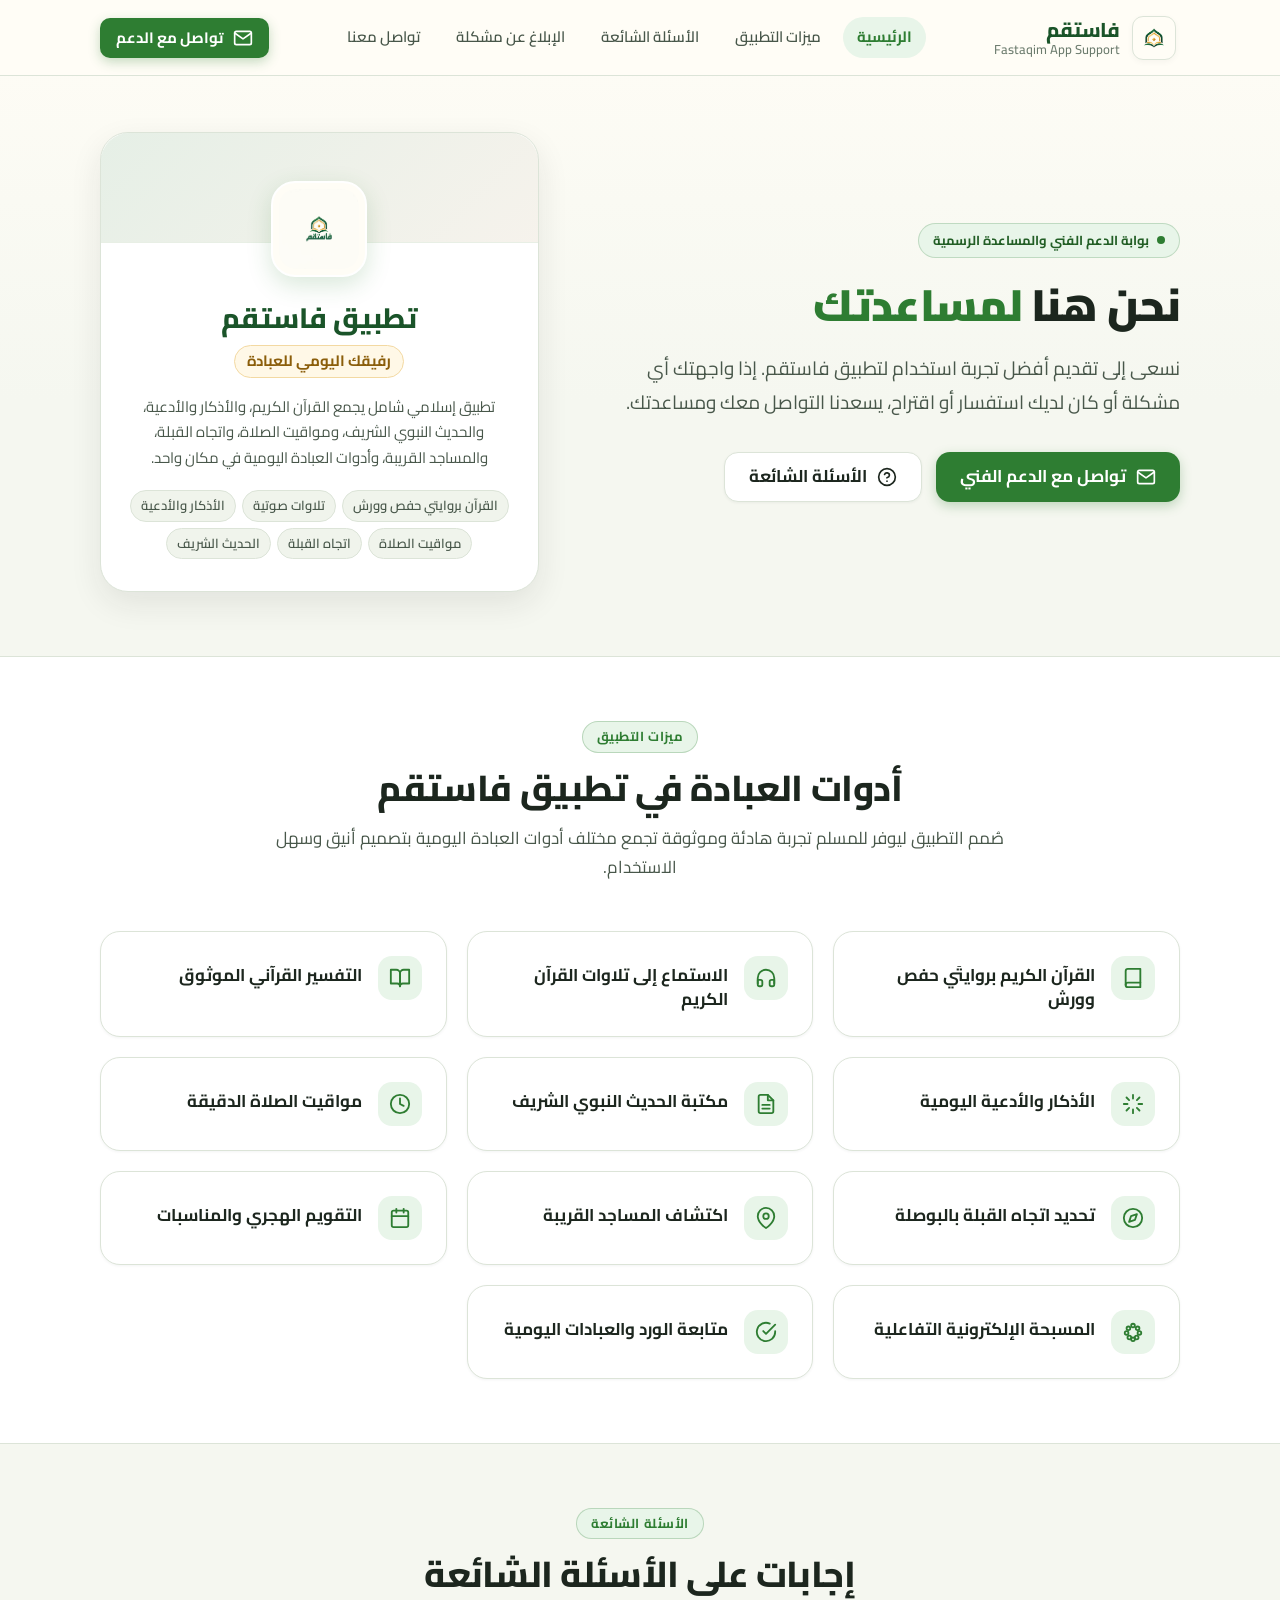
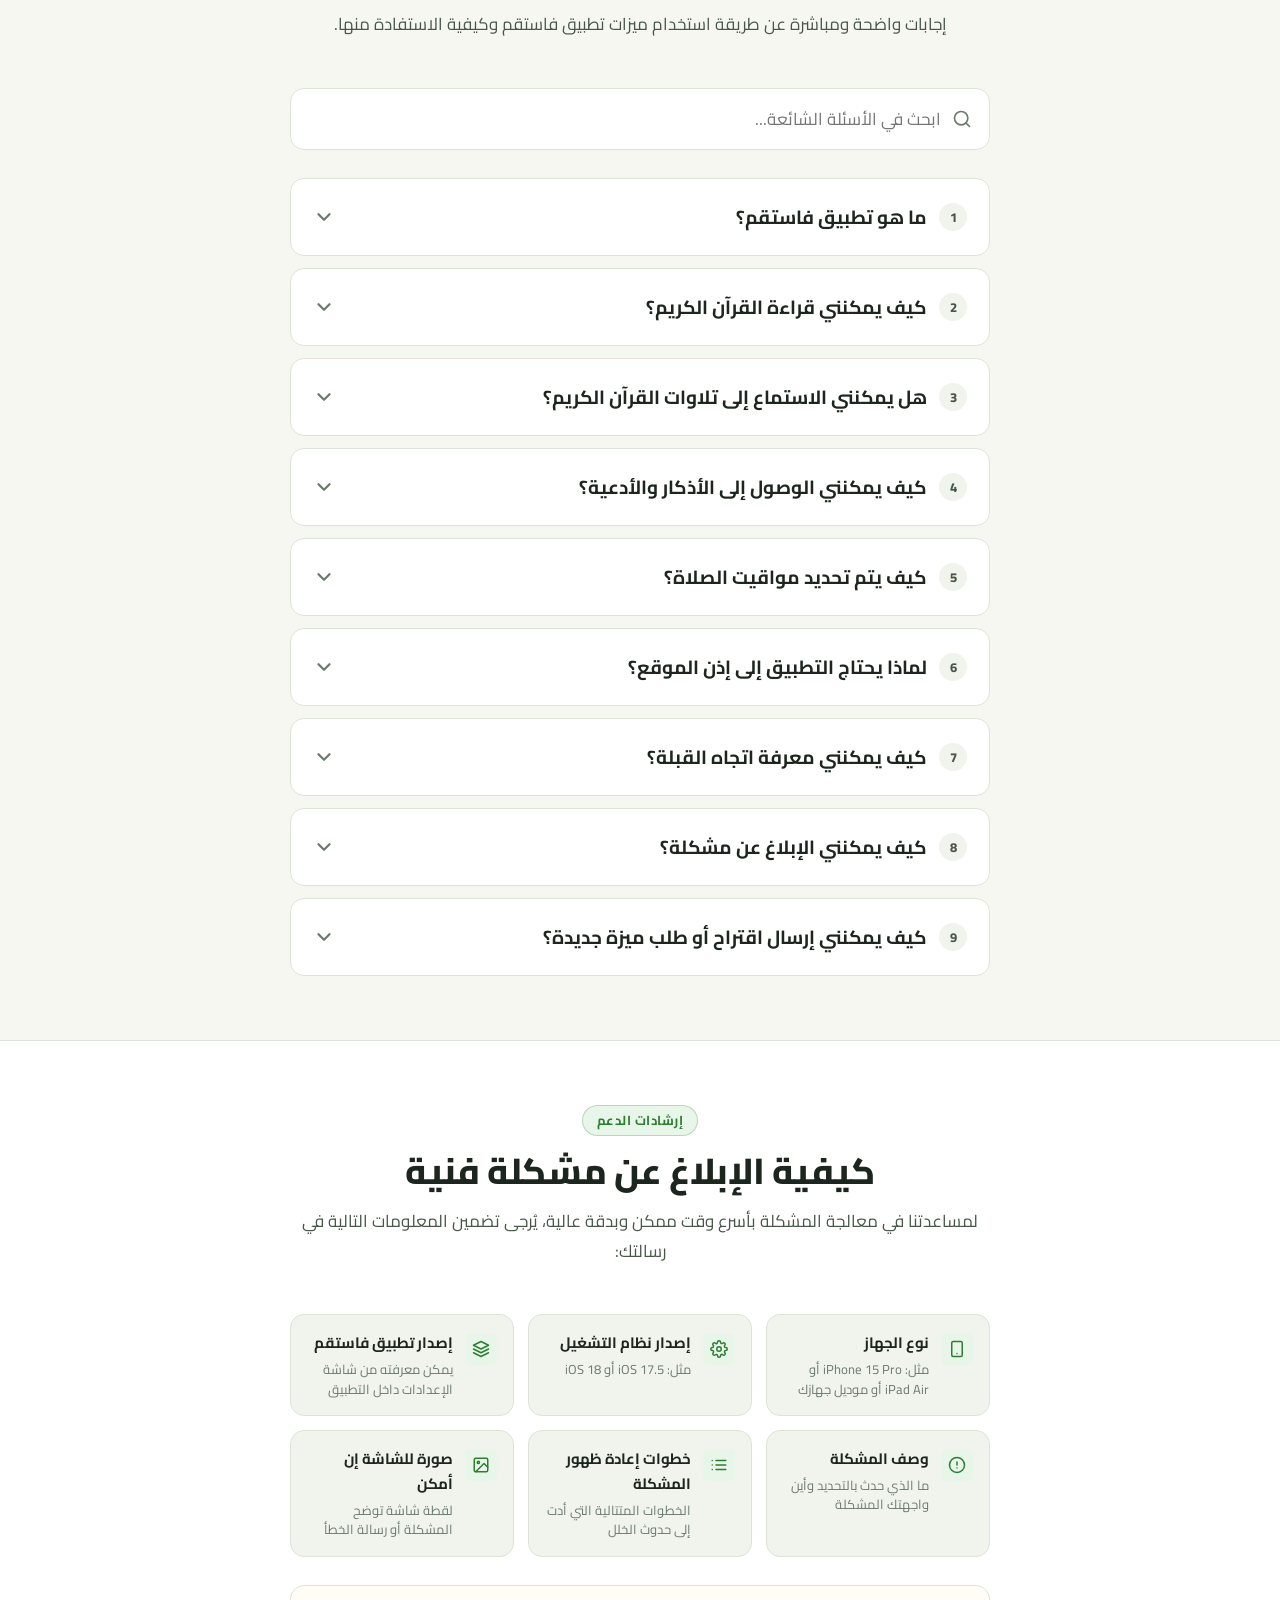
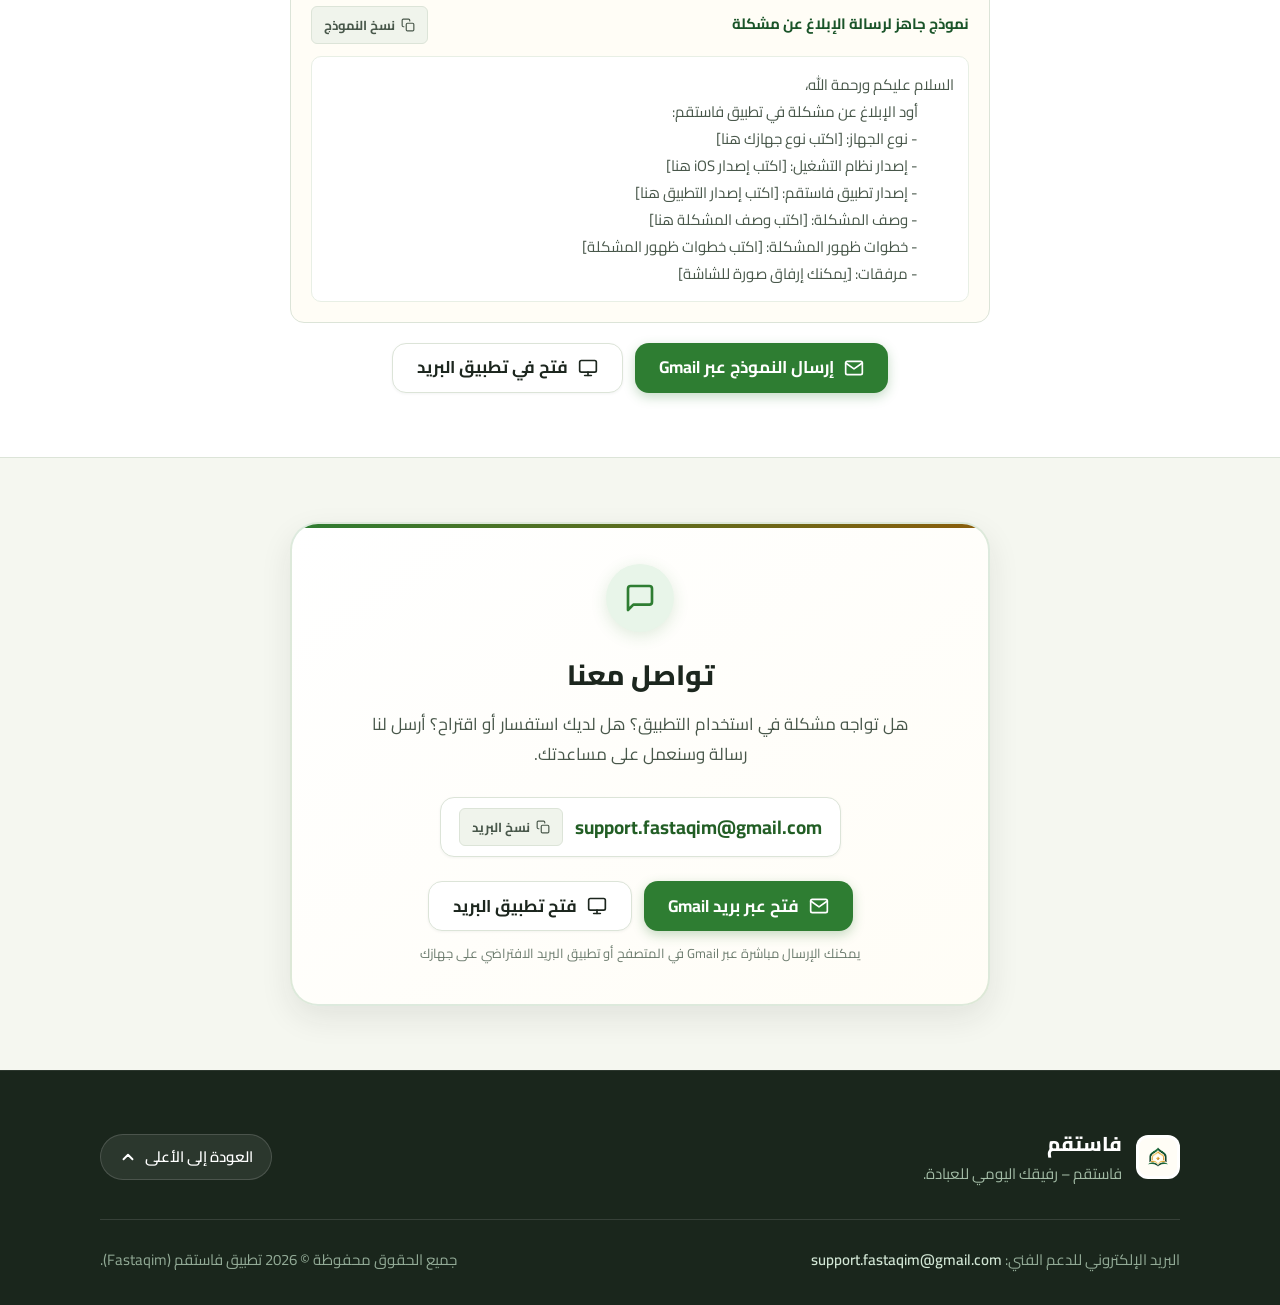
<file: index.html>
<!DOCTYPE html>
<html lang="ar" dir="rtl">

<head>
  <meta charset="UTF-8">
  <meta name="viewport" content="width=device-width, initial-scale=1.0">
  <title>فاستقم | الدعم الفني والمساعدة (Fastaqim App Support)</title>

  <!-- SEO & Social Meta Tags -->
  <meta name="description"
    content="الصفحة الرسمية للدعم الفني لتطبيق فاستقم (Fastaqim). تجد هنا إجابات الأسئلة الشائعة، ودليل الإبلاغ عن المشكلات الفنية، ووسائل التواصل المباشر مع فريق الدعم.">
  <meta name="keywords"
    content="فاستقم, تطبيق فاستقم, Fastaqim, دعم فاستقم, القرآن الكريم, أذكار, مواقيت الصلاة, اتجاه القبلة, دعم فني, App Store Support">
  <meta name="author" content="Fastaqim Team">
  <meta name="theme-color" content="#09622C">
  <meta name="apple-mobile-web-app-title" content="فاستقم">

  <!-- Open Graph / Facebook -->
  <meta property="og:type" content="website">
  <meta property="og:title" content="فاستقم | الدعم الفني والمساعدة (Fastaqim Support)">
  <meta property="og:description" content="مركز الدعم الفني والمساعدة لتطبيق فاستقم - رفيقك اليومي للعبادة.">
  <meta property="og:image" content="assets/images/app_icon.png">

  <!-- Twitter Cards -->
  <meta name="twitter:card" content="summary">
  <meta name="twitter:title" content="فاستقم | الدعم الفني والمساعدة">
  <meta name="twitter:description" content="مركز الدعم الفني والمساعدة لتطبيق فاستقم.">
  <meta name="twitter:image" content="assets/images/app_icon.png">

  <!-- Favicons (using relative paths for GitHub Pages subpath compatibility) -->
  <link rel="icon" type="image/png" href="assets/images/favicon.png">
  <link rel="apple-touch-icon" href="assets/images/app_icon.png">

  <!-- Google Fonts: Cairo (Official font of Fastaqim) -->
  <link rel="preconnect" href="https://fonts.googleapis.com">
  <link rel="preconnect" href="https://fonts.gstatic.com" crossorigin>
  <link href="https://fonts.googleapis.com/css2?family=Cairo:wght@400;500;600;700;800;900&display=swap"
    rel="stylesheet">

  <!-- Main Stylesheet -->
  <link rel="stylesheet" href="assets/css/style.css">
</head>

<body>

  <!-- ========================================================================
       Site Header & Navigation
       ======================================================================== -->
  <header class="site-header" id="site-header">
    <div class="container header-inner">
      <!-- Brand Logo & Identity -->
      <a href="#hero" class="brand-link" aria-label="فاستقم - العودة إلى أعلى الصفحة">
        <img src="assets/images/splash_logo.png" alt="شعار فاستقم" class="brand-logo-img" width="44" height="44">
        <div class="brand-text">
          <span class="brand-title">فاستقم</span>
          <span class="brand-subtitle">Fastaqim App Support</span>
        </div>
      </a>

      <!-- Desktop Navigation Menu -->
      <nav class="nav-menu" id="nav-menu" aria-label="القائمة الرئيسية">
        <a href="#hero" class="nav-link active">الرئيسية</a>
        <a href="#features" class="nav-link">ميزات التطبيق</a>
        <a href="#faq" class="nav-link">الأسئلة الشائعة</a>
        <a href="#report-issue" class="nav-link">الإبلاغ عن مشكلة</a>
        <a href="#contact" class="nav-link">تواصل معنا</a>
      </nav>

      <!-- Header Action & Mobile Toggle -->
      <div class="header-actions">
        <a href="mailto:support.fastaqim@gmail.com?subject=%5B%D9%81%D8%A7%D8%B3%D8%AA%D9%82%D9%85%5D%20%D8%AA%D9%88%D8%A7%D8%B5%D9%84%20%D9%85%D8%B9%20%D8%A7%D9%84%D8%AF%D8%B9%D9%85%20%D8%A7%D9%84%D9%81%D9%86%D9%8A" class="btn btn-primary btn-sm" id="header-contact-btn" data-email-trigger>
          <svg viewBox="0 0 24 24" fill="none" stroke="currentColor" stroke-width="2" stroke-linecap="round"
            stroke-linejoin="round">
            <path d="M4 4h16c1.1 0 2 .9 2 2v12c0 1.1-.9 2-2 2H4c-1.1 0-2-.9-2-2V6c0-1.1.9-2 2-2z"></path>
            <polyline points="22,6 12,13 2,6"></polyline>
          </svg>
          <span>تواصل مع الدعم</span>
        </a>

        <button type="button" class="mobile-nav-toggle" id="mobile-nav-toggle" aria-expanded="false"
          aria-controls="nav-menu" aria-label="فتح القائمة الرئيسية">
          <svg viewBox="0 0 24 24" fill="none" stroke="currentColor" stroke-width="2" stroke-linecap="round"
            stroke-linejoin="round">
            <line x1="3" y1="12" x2="21" y2="12"></line>
            <line x1="3" y1="6" x2="21" y2="6"></line>
            <line x1="3" y1="18" x2="21" y2="18"></line>
          </svg>
        </button>
      </div>
    </div>
  </header>

  <main id="main-content">
    <!-- ======================================================================
         Hero Section
         ====================================================================== -->
    <section class="hero-section" id="hero">
      <div class="container">
        <div class="hero-grid">

          <!-- Hero Main Content -->
          <div class="hero-content">
            <div class="hero-badge">
              <span class="hero-badge-dot" aria-hidden="true"></span>
              <span>بوابة الدعم الفني والمساعدة الرسمية</span>
            </div>

            <h1 class="hero-heading">
              نحن هنا <span>لمساعدتك</span>
            </h1>

            <p class="hero-text">
              نسعى إلى تقديم أفضل تجربة استخدام لتطبيق فاستقم. إذا واجهتك أي مشكلة أو كان لديك استفسار أو اقتراح، يسعدنا
              التواصل معك ومساعدتك.
            </p>

            <div class="hero-actions">
              <a href="mailto:support.fastaqim@gmail.com?subject=%5B%D9%81%D8%A7%D8%B3%D8%AA%D9%82%D9%85%5D%20%D8%AA%D9%88%D8%A7%D8%B5%D9%84%20%D9%85%D8%B9%20%D8%A7%D9%84%D8%AF%D8%B9%D9%85%20%D8%A7%D9%84%D9%81%D9%86%D9%8A" class="btn btn-primary" id="hero-email-btn" data-email-trigger>
                <svg viewBox="0 0 24 24" fill="none" stroke="currentColor" stroke-width="2" stroke-linecap="round"
                  stroke-linejoin="round">
                  <path d="M4 4h16c1.1 0 2 .9 2 2v12c0 1.1-.9 2-2 2H4c-1.1 0-2-.9-2-2V6c0-1.1.9-2 2-2z"></path>
                  <polyline points="22,6 12,13 2,6"></polyline>
                </svg>
                <span>تواصل مع الدعم الفني</span>
              </a>

              <a href="#faq" class="btn btn-secondary">
                <svg viewBox="0 0 24 24" fill="none" stroke="currentColor" stroke-width="2" stroke-linecap="round"
                  stroke-linejoin="round">
                  <circle cx="12" cy="12" r="10"></circle>
                  <path d="M9.09 9a3 3 0 0 1 5.83 1c0 2-3 3-3 3"></path>
                  <line x1="12" y1="17" x2="12.01" y2="17"></line>
                </svg>
                <span>الأسئلة الشائعة</span>
              </a>
            </div>
          </div>

          <!-- Hero Application Identity Card -->
          <div class="hero-card" aria-label="بطاقة تعريف تطبيق فاستقم">
            <div class="hero-card-pattern" aria-hidden="true"></div>

            <div class="hero-card-logo-wrap">
              <img src="assets/images/logo.png" alt="شعار تطبيق فاستقم الرسمي" width="84" height="84">
            </div>

            <h2 class="hero-card-title">تطبيق فاستقم</h2>
            <span class="hero-card-tagline">رفيقك اليومي للعبادة</span>

            <p class="hero-card-desc">
              تطبيق إسلامي شامل يجمع القرآن الكريم، والأذكار والأدعية، والحديث النبوي الشريف، ومواقيت الصلاة، واتجاه
              القبلة، والمساجد القريبة، وأدوات العبادة اليومية في مكان واحد.
            </p>

            <div class="hero-card-pills" aria-label="أبرز أقسام التطبيق">
              <span class="feature-pill">القرآن بروايتي حفص وورش</span>
              <span class="feature-pill">تلاوات صوتية</span>
              <span class="feature-pill">الأذكار والأدعية</span>
              <span class="feature-pill">مواقيت الصلاة</span>
              <span class="feature-pill">اتجاه القبلة</span>
              <span class="feature-pill">الحديث الشريف</span>
            </div>
          </div>

        </div>
      </div>
    </section>

    <!-- ======================================================================
         Features Section (Application Overview)
         ====================================================================== -->
    <section class="section section-alt" id="features">
      <div class="container">
        <div class="section-header">
          <span class="section-tag">ميزات التطبيق</span>
          <h2 class="section-title">أدوات العبادة في تطبيق فاستقم</h2>
          <p class="section-subtitle">
            صُمم التطبيق ليوفر للمسلم تجربة هادئة وموثوقة تجمع مختلف أدوات العبادة اليومية بتصميم أنيق وسهل الاستخدام.
          </p>
        </div>

        <div class="features-grid">
          <!-- 1. القرآن الكريم -->
          <div class="feature-card">
            <div class="feature-card-icon" aria-hidden="true">
              <svg viewBox="0 0 24 24" fill="none" stroke="currentColor" stroke-width="2" stroke-linecap="round"
                stroke-linejoin="round">
                <path d="M4 19.5A2.5 2.5 0 0 1 6.5 17H20"></path>
                <path d="M6.5 2H20v20H6.5A2.5 2.5 0 0 1 4 19.5v-15A2.5 2.5 0 0 1 6.5 2z"></path>
              </svg>
            </div>
            <div class="feature-card-content">
              <h3 class="feature-card-title">القرآن الكريم بروايتَي حفص وورش</h3>
            </div>
          </div>

          <!-- 2. تلاوات القرآن -->
          <div class="feature-card">
            <div class="feature-card-icon" aria-hidden="true">
              <svg viewBox="0 0 24 24" fill="none" stroke="currentColor" stroke-width="2" stroke-linecap="round"
                stroke-linejoin="round">
                <path d="M3 18v-6a9 9 0 0 1 18 0v6"></path>
                <path
                  d="M21 19a2 2 0 0 1-2 2h-1a2 2 0 0 1-2-2v-3a2 2 0 0 1 2-2h3zM3 19a2 2 0 0 0 2 2h1a2 2 0 0 0 2-2v-3a2 2 0 0 0-2-2H3z">
                </path>
              </svg>
            </div>
            <div class="feature-card-content">
              <h3 class="feature-card-title">الاستماع إلى تلاوات القرآن الكريم</h3>
            </div>
          </div>

          <!-- 3. التفسير القرآني -->
          <div class="feature-card">
            <div class="feature-card-icon" aria-hidden="true">
              <svg viewBox="0 0 24 24" fill="none" stroke="currentColor" stroke-width="2" stroke-linecap="round"
                stroke-linejoin="round">
                <path d="M2 3h6a4 4 0 0 1 4 4v14a3 3 0 0 0-3-3H2z"></path>
                <path d="M22 3h-6a4 4 0 0 0-4 4v14a3 3 0 0 1 3-3h7z"></path>
              </svg>
            </div>
            <div class="feature-card-content">
              <h3 class="feature-card-title">التفسير القرآني الموثوق</h3>
            </div>
          </div>

          <!-- 4. الأذكار والأدعية -->
          <div class="feature-card">
            <div class="feature-card-icon" aria-hidden="true">
              <svg viewBox="0 0 24 24" fill="none" stroke="currentColor" stroke-width="2" stroke-linecap="round"
                stroke-linejoin="round">
                <path
                  d="M12 2v4M12 18v4M4.93 4.93l2.83 2.83M16.24 16.24l2.83 2.83M2 12h4M18 12h4M4.93 19.07l2.83-2.83M16.24 7.76l2.83-2.83">
                </path>
              </svg>
            </div>
            <div class="feature-card-content">
              <h3 class="feature-card-title">الأذكار والأدعية اليومية</h3>
            </div>
          </div>

          <!-- 5. الحديث النبوي -->
          <div class="feature-card">
            <div class="feature-card-icon" aria-hidden="true">
              <svg viewBox="0 0 24 24" fill="none" stroke="currentColor" stroke-width="2" stroke-linecap="round"
                stroke-linejoin="round">
                <path d="M14 2H6a2 2 0 0 0-2 2v16a2 2 0 0 0 2 2h12a2 2 0 0 0 2-2V8z"></path>
                <polyline points="14 2 14 8 20 8"></polyline>
                <line x1="16" y1="13" x2="8" y2="13"></line>
                <line x1="16" y1="17" x2="8" y2="17"></line>
              </svg>
            </div>
            <div class="feature-card-content">
              <h3 class="feature-card-title">مكتبة الحديث النبوي الشريف</h3>
            </div>
          </div>

          <!-- 6. مواقيت الصلاة -->
          <div class="feature-card">
            <div class="feature-card-icon" aria-hidden="true">
              <svg viewBox="0 0 24 24" fill="none" stroke="currentColor" stroke-width="2" stroke-linecap="round"
                stroke-linejoin="round">
                <circle cx="12" cy="12" r="10"></circle>
                <polyline points="12 6 12 12 16 14"></polyline>
              </svg>
            </div>
            <div class="feature-card-content">
              <h3 class="feature-card-title">مواقيت الصلاة الدقيقة</h3>
            </div>
          </div>

          <!-- 7. اتجاه القبلة -->
          <div class="feature-card">
            <div class="feature-card-icon" aria-hidden="true">
              <svg viewBox="0 0 24 24" fill="none" stroke="currentColor" stroke-width="2" stroke-linecap="round"
                stroke-linejoin="round">
                <circle cx="12" cy="12" r="10"></circle>
                <polygon points="16.24 7.76 14.12 14.12 7.76 16.24 9.88 9.88 16.24 7.76"></polygon>
              </svg>
            </div>
            <div class="feature-card-content">
              <h3 class="feature-card-title">تحديد اتجاه القبلة بالبوصلة</h3>
            </div>
          </div>

          <!-- 8. المساجد القريبة -->
          <div class="feature-card">
            <div class="feature-card-icon" aria-hidden="true">
              <svg viewBox="0 0 24 24" fill="none" stroke="currentColor" stroke-width="2" stroke-linecap="round"
                stroke-linejoin="round">
                <path d="M21 10c0 7-9 13-9 13s-9-6-9-13a9 9 0 0 1 18 0z"></path>
                <circle cx="12" cy="10" r="3"></circle>
              </svg>
            </div>
            <div class="feature-card-content">
              <h3 class="feature-card-title">اكتشاف المساجد القريبة</h3>
            </div>
          </div>

          <!-- 9. التقويم الهجري -->
          <div class="feature-card">
            <div class="feature-card-icon" aria-hidden="true">
              <svg viewBox="0 0 24 24" fill="none" stroke="currentColor" stroke-width="2" stroke-linecap="round"
                stroke-linejoin="round">
                <rect x="3" y="4" width="18" height="18" rx="2" ry="2"></rect>
                <line x1="16" y1="2" x2="16" y2="6"></line>
                <line x1="8" y1="2" x2="8" y2="6"></line>
                <line x1="3" y1="10" x2="21" y2="10"></line>
              </svg>
            </div>
            <div class="feature-card-content">
              <h3 class="feature-card-title">التقويم الهجري والمناسبات</h3>
            </div>
          </div>

          <!-- 10. المسبحة الإلكترونية -->
          <div class="feature-card">
            <div class="feature-card-icon" aria-hidden="true">
              <svg viewBox="0 0 24 24" fill="none" stroke="currentColor" stroke-width="2" stroke-linecap="round"
                stroke-linejoin="round">
                <circle cx="12" cy="5" r="2"></circle>
                <circle cx="17" cy="8" r="2"></circle>
                <circle cx="19" cy="13" r="2"></circle>
                <circle cx="16" cy="18" r="2"></circle>
                <circle cx="12" cy="20" r="2"></circle>
                <circle cx="8" cy="18" r="2"></circle>
                <circle cx="5" cy="13" r="2"></circle>
                <circle cx="7" cy="8" r="2"></circle>
              </svg>
            </div>
            <div class="feature-card-content">
              <h3 class="feature-card-title">المسبحة الإلكترونية التفاعلية</h3>
            </div>
          </div>

          <!-- 11. متابعة الورد اليومي -->
          <div class="feature-card">
            <div class="feature-card-icon" aria-hidden="true">
              <svg viewBox="0 0 24 24" fill="none" stroke="currentColor" stroke-width="2" stroke-linecap="round"
                stroke-linejoin="round">
                <path d="M22 11.08V12a10 10 0 1 1-5.93-9.14"></path>
                <polyline points="22 4 12 14.01 9 11.01"></polyline>
              </svg>
            </div>
            <div class="feature-card-content">
              <h3 class="feature-card-title">متابعة الورد والعبادات اليومية</h3>
            </div>
          </div>
        </div>
      </div>
    </section>

    <!-- ======================================================================
         Frequently Asked Questions (FAQ) Section
         ====================================================================== -->
    <section class="section" id="faq">
      <div class="container faq-container">
        <div class="section-header">
          <span class="section-tag">الأسئلة الشائعة</span>
          <h2 class="section-title">إجابات على الأسئلة الشائعة</h2>
          <p class="section-subtitle">
            إجابات واضحة ومباشرة عن طريقة استخدام ميزات تطبيق فاستقم وكيفية الاستفادة منها.
          </p>
        </div>

        <!-- FAQ Search Filter -->
        <div class="faq-search-wrap">
          <label for="faq-search-input" class="visually-hidden"
            style="position:absolute;width:1px;height:1px;padding:0;margin:-1px;overflow:hidden;clip:rect(0,0,0,0);border:0;">ابحث
            في الأسئلة الشائعة</label>
          <input type="search" id="faq-search-input" class="faq-search-input" placeholder="ابحث في الأسئلة الشائعة..."
            aria-label="ابحث في الأسئلة الشائعة">
          <svg class="faq-search-icon" viewBox="0 0 24 24" fill="none" stroke="currentColor" stroke-width="2"
            stroke-linecap="round" stroke-linejoin="round" aria-hidden="true">
            <circle cx="11" cy="11" r="8"></circle>
            <line x1="21" y1="21" x2="16.65" y2="16.65"></line>
          </svg>
        </div>

        <!-- FAQ Accordion List -->
        <div class="faq-list" role="region" aria-label="قائمة الأسئلة الشائعة">

          <!-- Question 1 -->
          <div class="faq-item" id="faq-1">
            <button type="button" class="faq-question-btn" aria-expanded="false" aria-controls="faq-ans-1">
              <span class="faq-question-text">
                <span class="faq-number">1</span>
                <span>ما هو تطبيق فاستقم؟</span>
              </span>
              <svg class="faq-chevron" viewBox="0 0 24 24" fill="none" stroke="currentColor" stroke-width="2.5"
                stroke-linecap="round" stroke-linejoin="round" aria-hidden="true">
                <polyline points="6 9 12 15 18 9"></polyline>
              </svg>
            </button>
            <div class="faq-answer-panel" id="faq-ans-1" role="region">
              <div class="faq-answer-inner">
                فاستقم تطبيق إسلامي يجمع مجموعة من الأدوات التي تساعدك على القراءة والذكر والتعلّم ومتابعة عباداتك
                اليومية في مكان واحد.
              </div>
            </div>
          </div>

          <!-- Question 2 -->
          <div class="faq-item" id="faq-2">
            <button type="button" class="faq-question-btn" aria-expanded="false" aria-controls="faq-ans-2">
              <span class="faq-question-text">
                <span class="faq-number">2</span>
                <span>كيف يمكنني قراءة القرآن الكريم؟</span>
              </span>
              <svg class="faq-chevron" viewBox="0 0 24 24" fill="none" stroke="currentColor" stroke-width="2.5"
                stroke-linecap="round" stroke-linejoin="round" aria-hidden="true">
                <polyline points="6 9 12 15 18 9"></polyline>
              </svg>
            </button>
            <div class="faq-answer-panel" id="faq-ans-2" role="region">
              <div class="faq-answer-inner">
                يمكنك الدخول إلى قسم القرآن الكريم وتصفح السور والآيات، مع إمكانية الاختيار بين روايتَي حفص عن عاصم وورش
                عن نافع.
              </div>
            </div>
          </div>

          <!-- Question 3 -->
          <div class="faq-item" id="faq-3">
            <button type="button" class="faq-question-btn" aria-expanded="false" aria-controls="faq-ans-3">
              <span class="faq-question-text">
                <span class="faq-number">3</span>
                <span>هل يمكنني الاستماع إلى تلاوات القرآن الكريم؟</span>
              </span>
              <svg class="faq-chevron" viewBox="0 0 24 24" fill="none" stroke="currentColor" stroke-width="2.5"
                stroke-linecap="round" stroke-linejoin="round" aria-hidden="true">
                <polyline points="6 9 12 15 18 9"></polyline>
              </svg>
            </button>
            <div class="faq-answer-panel" id="faq-ans-3" role="region">
              <div class="faq-answer-inner">
                نعم، يوفر التطبيق تلاوات صوتية لعدد كبير من القراء، مع إمكانية الاستماع إلى السور والآيات.
              </div>
            </div>
          </div>

          <!-- Question 4 -->
          <div class="faq-item" id="faq-4">
            <button type="button" class="faq-question-btn" aria-expanded="false" aria-controls="faq-ans-4">
              <span class="faq-question-text">
                <span class="faq-number">4</span>
                <span>كيف يمكنني الوصول إلى الأذكار والأدعية؟</span>
              </span>
              <svg class="faq-chevron" viewBox="0 0 24 24" fill="none" stroke="currentColor" stroke-width="2.5"
                stroke-linecap="round" stroke-linejoin="round" aria-hidden="true">
                <polyline points="6 9 12 15 18 9"></polyline>
              </svg>
            </button>
            <div class="faq-answer-panel" id="faq-ans-4" role="region">
              <div class="faq-answer-inner">
                يمكنك فتح قسم الأذكار والأدعية للوصول إلى أذكار الصباح والمساء والنوم والاستيقاظ وأذكار ما بعد الصلاة
                وغيرها.
              </div>
            </div>
          </div>

          <!-- Question 5 -->
          <div class="faq-item" id="faq-5">
            <button type="button" class="faq-question-btn" aria-expanded="false" aria-controls="faq-ans-5">
              <span class="faq-question-text">
                <span class="faq-number">5</span>
                <span>كيف يتم تحديد مواقيت الصلاة؟</span>
              </span>
              <svg class="faq-chevron" viewBox="0 0 24 24" fill="none" stroke="currentColor" stroke-width="2.5"
                stroke-linecap="round" stroke-linejoin="round" aria-hidden="true">
                <polyline points="6 9 12 15 18 9"></polyline>
              </svg>
            </button>
            <div class="faq-answer-panel" id="faq-ans-5" role="region">
              <div class="faq-answer-inner">
                يعرض التطبيق مواقيت الصلاة وفق الموقع المحدد وإعدادات المواقيت المتاحة.
              </div>
            </div>
          </div>

          <!-- Question 6 -->
          <div class="faq-item" id="faq-6">
            <button type="button" class="faq-question-btn" aria-expanded="false" aria-controls="faq-ans-6">
              <span class="faq-question-text">
                <span class="faq-number">6</span>
                <span>لماذا يحتاج التطبيق إلى إذن الموقع؟</span>
              </span>
              <svg class="faq-chevron" viewBox="0 0 24 24" fill="none" stroke="currentColor" stroke-width="2.5"
                stroke-linecap="round" stroke-linejoin="round" aria-hidden="true">
                <polyline points="6 9 12 15 18 9"></polyline>
              </svg>
            </button>
            <div class="faq-answer-panel" id="faq-ans-6" role="region">
              <div class="faq-answer-inner">
                يحتاج التطبيق إلى الموقع عند استخدام الميزات التي تعتمد على الموقع الجغرافي، مثل مواقيت الصلاة بحسب
                الموقع، واتجاه القبلة، والمساجد القريبة.
              </div>
            </div>
          </div>

          <!-- Question 7 -->
          <div class="faq-item" id="faq-7">
            <button type="button" class="faq-question-btn" aria-expanded="false" aria-controls="faq-ans-7">
              <span class="faq-question-text">
                <span class="faq-number">7</span>
                <span>كيف يمكنني معرفة اتجاه القبلة؟</span>
              </span>
              <svg class="faq-chevron" viewBox="0 0 24 24" fill="none" stroke="currentColor" stroke-width="2.5"
                stroke-linecap="round" stroke-linejoin="round" aria-hidden="true">
                <polyline points="6 9 12 15 18 9"></polyline>
              </svg>
            </button>
            <div class="faq-answer-panel" id="faq-ans-7" role="region">
              <div class="faq-answer-inner">
                افتح قسم اتجاه القبلة واتبع البوصلة التفاعلية لتحديد اتجاه مكة المكرمة.
              </div>
            </div>
          </div>

          <!-- Question 8 -->
          <div class="faq-item" id="faq-8">
            <button type="button" class="faq-question-btn" aria-expanded="false" aria-controls="faq-ans-8">
              <span class="faq-question-text">
                <span class="faq-number">8</span>
                <span>كيف يمكنني الإبلاغ عن مشكلة؟</span>
              </span>
              <svg class="faq-chevron" viewBox="0 0 24 24" fill="none" stroke="currentColor" stroke-width="2.5"
                stroke-linecap="round" stroke-linejoin="round" aria-hidden="true">
                <polyline points="6 9 12 15 18 9"></polyline>
              </svg>
            </button>
            <div class="faq-answer-panel" id="faq-ans-8" role="region">
              <div class="faq-answer-inner">
                أرسل رسالة إلى فريق الدعم تتضمن وصف المشكلة، ونوع الجهاز، وإصدار نظام التشغيل، وإصدار التطبيق إن أمكن.
              </div>
            </div>
          </div>

          <!-- Question 9 -->
          <div class="faq-item" id="faq-9">
            <button type="button" class="faq-question-btn" aria-expanded="false" aria-controls="faq-ans-9">
              <span class="faq-question-text">
                <span class="faq-number">9</span>
                <span>كيف يمكنني إرسال اقتراح أو طلب ميزة جديدة؟</span>
              </span>
              <svg class="faq-chevron" viewBox="0 0 24 24" fill="none" stroke="currentColor" stroke-width="2.5"
                stroke-linecap="round" stroke-linejoin="round" aria-hidden="true">
                <polyline points="6 9 12 15 18 9"></polyline>
              </svg>
            </button>
            <div class="faq-answer-panel" id="faq-ans-9" role="region">
              <div class="faq-answer-inner">
                يمكنك التواصل معنا عبر البريد الإلكتروني وإرسال اقتراحك.
              </div>
            </div>
          </div>

        </div>

        <!-- Empty search state -->
        <div class="faq-empty-state" id="faq-empty-state">
          <p>لم نتمكن من العثور على سؤال يطابق بحثك. يسعدنا تواصلك معنا مباشرة عبر البريد الإلكتروني.</p>
        </div>

      </div>
    </section>

    <!-- ======================================================================
         Bug Reporting Instructions Section
         ====================================================================== -->
    <section class="section section-alt" id="report-issue">
      <div class="container bug-report-wrap">
        <div class="section-header">
          <span class="section-tag">إرشادات الدعم</span>
          <h2 class="section-title">كيفية الإبلاغ عن مشكلة فنية</h2>
          <p class="section-subtitle">
            لمساعدتنا في معالجة المشكلة بأسرع وقت ممكن وبدقة عالية، يُرجى تضمين المعلومات التالية في رسالتك:
          </p>
        </div>

        <div class="bug-items-grid">
          <!-- 1. نوع الجهاز -->
          <div class="bug-item">
            <div class="bug-item-icon" aria-hidden="true">
              <svg viewBox="0 0 24 24" fill="none" stroke="currentColor" stroke-width="2" stroke-linecap="round"
                stroke-linejoin="round">
                <rect x="5" y="2" width="14" height="20" rx="2" ry="2"></rect>
                <line x1="12" y1="18" x2="12.01" y2="18"></line>
              </svg>
            </div>
            <div>
              <div class="bug-item-title">نوع الجهاز</div>
              <div class="bug-item-desc">مثل: iPhone 15 Pro أو iPad Air أو موديل جهازك</div>
            </div>
          </div>

          <!-- 2. إصدار نظام التشغيل -->
          <div class="bug-item">
            <div class="bug-item-icon" aria-hidden="true">
              <svg viewBox="0 0 24 24" fill="none" stroke="currentColor" stroke-width="2" stroke-linecap="round"
                stroke-linejoin="round">
                <circle cx="12" cy="12" r="3"></circle>
                <path
                  d="M19.4 15a1.65 1.65 0 0 0 .33 1.82l.06.06a2 2 0 0 1 0 2.83 2 2 0 0 1-2.83 0l-.06-.06a1.65 1.65 0 0 0-1.82-.33 1.65 1.65 0 0 0-1 1.51V21a2 2 0 0 1-2 2 2 2 0 0 1-2-2v-.09A1.65 1.65 0 0 0 9 19.4a1.65 1.65 0 0 0-1.82.33l-.06.06a2 2 0 0 1-2.83 0 2 2 0 0 1 0-2.83l.06-.06a1.65 1.65 0 0 0 .33-1.82 1.65 1.65 0 0 0-1.51-1H3a2 2 0 0 1-2-2 2 2 0 0 1 2-2h.09A1.65 1.65 0 0 0 4.6 9a1.65 1.65 0 0 0-.33-1.82l-.06-.06a2 2 0 0 1 0-2.83 2 2 0 0 1 2.83 0l.06.06a1.65 1.65 0 0 0 1.82.33H9a1.65 1.65 0 0 0 1-1.51V3a2 2 0 0 1 2-2 2 2 0 0 1 2 2v.09a1.65 1.65 0 0 0 1 1.51 1.65 1.65 0 0 0 1.82-.33l.06-.06a2 2 0 0 1 2.83 0 2 2 0 0 1 0 2.83l-.06.06a1.65 1.65 0 0 0-.33 1.82V9a1.65 1.65 0 0 0 1.51 1H21a2 2 0 0 1 2 2 2 2 0 0 1-2 2h-.09a1.65 1.65 0 0 0-1.51 1z">
                </path>
              </svg>
            </div>
            <div>
              <div class="bug-item-title">إصدار نظام التشغيل</div>
              <div class="bug-item-desc">مثل: iOS 17.5 أو iOS 18</div>
            </div>
          </div>

          <!-- 3. إصدار تطبيق فاستقم -->
          <div class="bug-item">
            <div class="bug-item-icon" aria-hidden="true">
              <svg viewBox="0 0 24 24" fill="none" stroke="currentColor" stroke-width="2" stroke-linecap="round"
                stroke-linejoin="round">
                <path d="M12 2L2 7l10 5 10-5-10-5z"></path>
                <path d="M2 17l10 5 10-5"></path>
                <path d="M2 12l10 5 10-5"></path>
              </svg>
            </div>
            <div>
              <div class="bug-item-title">إصدار تطبيق فاستقم</div>
              <div class="bug-item-desc">يمكن معرفته من شاشة الإعدادات داخل التطبيق</div>
            </div>
          </div>

          <!-- 4. وصف المشكلة -->
          <div class="bug-item">
            <div class="bug-item-icon" aria-hidden="true">
              <svg viewBox="0 0 24 24" fill="none" stroke="currentColor" stroke-width="2" stroke-linecap="round"
                stroke-linejoin="round">
                <circle cx="12" cy="12" r="10"></circle>
                <line x1="12" y1="8" x2="12" y2="12"></line>
                <line x1="12" y1="16" x2="12.01" y2="16"></line>
              </svg>
            </div>
            <div>
              <div class="bug-item-title">وصف المشكلة</div>
              <div class="bug-item-desc">ما الذي حدث بالتحديد وأين واجهتك المشكلة</div>
            </div>
          </div>

          <!-- 5. خطوات إعادة ظهور المشكلة -->
          <div class="bug-item">
            <div class="bug-item-icon" aria-hidden="true">
              <svg viewBox="0 0 24 24" fill="none" stroke="currentColor" stroke-width="2" stroke-linecap="round"
                stroke-linejoin="round">
                <line x1="8" y1="6" x2="21" y2="6"></line>
                <line x1="8" y1="12" x2="21" y2="12"></line>
                <line x1="8" y1="18" x2="21" y2="18"></line>
                <line x1="3" y1="6" x2="3.01" y2="6"></line>
                <line x1="3" y1="12" x2="3.01" y2="12"></line>
                <line x1="3" y1="18" x2="3.01" y2="18"></line>
              </svg>
            </div>
            <div>
              <div class="bug-item-title">خطوات إعادة ظهور المشكلة</div>
              <div class="bug-item-desc">الخطوات المتتالية التي أدت إلى حدوث الخلل</div>
            </div>
          </div>

          <!-- 6. صورة للشاشة إن أمكن -->
          <div class="bug-item">
            <div class="bug-item-icon" aria-hidden="true">
              <svg viewBox="0 0 24 24" fill="none" stroke="currentColor" stroke-width="2" stroke-linecap="round"
                stroke-linejoin="round">
                <rect x="3" y="3" width="18" height="18" rx="2" ry="2"></rect>
                <circle cx="8.5" cy="8.5" r="1.5"></circle>
                <polyline points="21 15 16 10 5 21"></polyline>
              </svg>
            </div>
            <div>
              <div class="bug-item-title">صورة للشاشة إن أمكن</div>
              <div class="bug-item-desc">لقطة شاشة توضح المشكلة أو رسالة الخطأ</div>
            </div>
          </div>
        </div>

        <!-- Pre-formatted template card -->
        <div class="template-box">
          <div class="template-box-header">
            <span class="template-box-title">نموذج جاهز لرسالة الإبلاغ عن مشكلة</span>
            <button type="button" class="copy-btn" id="copy-bug-template-btn">
              <svg viewBox="0 0 24 24" fill="none" stroke="currentColor" stroke-width="2" stroke-linecap="round"
                stroke-linejoin="round" aria-hidden="true">
                <rect x="9" y="9" width="13" height="13" rx="2" ry="2"></rect>
                <path d="M5 15H4a2 2 0 0 1-2-2V4a2 2 0 0 1 2-2h9a2 2 0 0 1 2 2v1"></path>
              </svg>
              <span>نسخ النموذج</span>
            </button>
          </div>
          <div class="template-content" id="bug-template-text">السلام عليكم ورحمة الله،
            أود الإبلاغ عن مشكلة في تطبيق فاستقم:
            - نوع الجهاز: [اكتب نوع جهازك هنا]
            - إصدار نظام التشغيل: [اكتب إصدار iOS هنا]
            - إصدار تطبيق فاستقم: [اكتب إصدار التطبيق هنا]
            - وصف المشكلة: [اكتب وصف المشكلة هنا]
            - خطوات ظهور المشكلة: [اكتب خطوات ظهور المشكلة]
            - مرفقات: [يمكنك إرفاق صورة للشاشة]</div>
        </div>

        <div class="contact-cta-buttons">
          <a href="https://mail.google.com/mail/?view=cm&fs=1&to=support.fastaqim@gmail.com&su=%5B%D9%81%D8%A7%D8%B3%D8%AA%D9%82%D9%85%5D%20%D8%A5%D8%A8%D9%84%D8%A7%D8%BA%20%D8%B9%D9%86%20%D9%85%D8%B4%D9%83%D9%84%D8%A9%20%D9%81%D9%86%D9%8A%D8%A9" target="_blank" rel="noopener noreferrer" class="btn btn-primary" id="open-bug-gmail-btn">
            <svg viewBox="0 0 24 24" fill="none" stroke="currentColor" stroke-width="2" stroke-linecap="round"
              stroke-linejoin="round">
              <path d="M4 4h16c1.1 0 2 .9 2 2v12c0 1.1-.9 2-2 2H4c-1.1 0-2-.9-2-2V6c0-1.1.9-2 2-2z"></path>
              <polyline points="22,6 12,13 2,6"></polyline>
            </svg>
            <span>إرسال النموذج عبر Gmail</span>
          </a>
          <a href="#" class="btn btn-secondary" id="open-bug-email-btn">
            <svg viewBox="0 0 24 24" fill="none" stroke="currentColor" stroke-width="2" stroke-linecap="round"
              stroke-linejoin="round">
              <rect x="2" y="3" width="20" height="14" rx="2" ry="2"></rect>
              <line x1="8" y1="21" x2="16" y2="21"></line>
              <line x1="12" y1="17" x2="12" y2="21"></line>
            </svg>
            <span>فتح في تطبيق البريد</span>
          </a>
        </div>
      </div>
    </section>

    <!-- ======================================================================
         Contact Support Section
         ====================================================================== -->
    <section class="section" id="contact">
      <div class="container contact-wrap">
        <div class="contact-card">
          <div class="contact-icon-wrap" aria-hidden="true">
            <svg viewBox="0 0 24 24" fill="none" stroke="currentColor" stroke-width="2" stroke-linecap="round"
              stroke-linejoin="round">
              <path d="M21 15a2 2 0 0 1-2 2H7l-4 4V5a2 2 0 0 1 2-2h14a2 2 0 0 1 2 2z"></path>
            </svg>
          </div>

          <h2 class="contact-heading">تواصل معنا</h2>

          <p class="contact-desc">
            هل تواجه مشكلة في استخدام التطبيق؟ هل لديك استفسار أو اقتراح؟ أرسل لنا رسالة وسنعمل على مساعدتك.
          </p>

          <!-- Support Email Display Card -->
          <div class="email-display-card">
            <span class="email-address-text" data-support-email>support.fastaqim@gmail.com</span>
            <button type="button" class="copy-btn" id="copy-email-btn" aria-label="نسخ عنوان البريد الإلكتروني">
              <svg viewBox="0 0 24 24" fill="none" stroke="currentColor" stroke-width="2" stroke-linecap="round"
                stroke-linejoin="round" aria-hidden="true">
                <rect x="9" y="9" width="13" height="13" rx="2" ry="2"></rect>
                <path d="M5 15H4a2 2 0 0 1-2-2V4a2 2 0 0 1 2-2h9a2 2 0 0 1 2 2v1"></path>
              </svg>
              <span>نسخ البريد</span>
            </button>
          </div>

          <!-- Email Action Buttons -->
          <div class="contact-cta-wrap">
            <div class="contact-cta-buttons">
              <a href="https://mail.google.com/mail/?view=cm&fs=1&to=support.fastaqim@gmail.com&su=%5B%D9%81%D8%A7%D8%B3%D8%AA%D9%82%D9%85%5D%20%D8%AA%D9%88%D8%A7%D8%B5%D9%84%20%D9%85%D8%B9%20%D8%A7%D9%84%D8%AF%D8%B9%D9%85%20%D8%A7%D9%84%D9%81%D9%86%D9%8A" target="_blank" rel="noopener noreferrer" class="btn btn-primary" id="main-gmail-btn">
                <svg viewBox="0 0 24 24" fill="none" stroke="currentColor" stroke-width="2" stroke-linecap="round"
                  stroke-linejoin="round">
                  <path d="M4 4h16c1.1 0 2 .9 2 2v12c0 1.1-.9 2-2 2H4c-1.1 0-2-.9-2-2V6c0-1.1.9-2 2-2z"></path>
                  <polyline points="22,6 12,13 2,6"></polyline>
                </svg>
                <span>فتح عبر بريد Gmail</span>
              </a>
              <a href="mailto:support.fastaqim@gmail.com?subject=%5B%D9%81%D8%A7%D8%B3%D8%AA%D9%82%D9%85%5D%20%D8%AA%D9%88%D8%A7%D8%B5%D9%84%20%D9%85%D8%B9%20%D8%A7%D9%84%D8%AF%D8%B9%D9%85%20%D8%A7%D9%84%D9%81%D9%86%D9%8A" class="btn btn-secondary" id="main-contact-email-btn" data-email-trigger>
                <svg viewBox="0 0 24 24" fill="none" stroke="currentColor" stroke-width="2" stroke-linecap="round"
                  stroke-linejoin="round">
                  <rect x="2" y="3" width="20" height="14" rx="2" ry="2"></rect>
                  <line x1="8" y1="21" x2="16" y2="21"></line>
                  <line x1="12" y1="17" x2="12" y2="21"></line>
                </svg>
                <span>فتح تطبيق البريد</span>
              </a>
            </div>
            <span class="contact-note">يمكنك الإرسال مباشرة عبر Gmail في المتصفح أو تطبيق البريد الافتراضي على جهازك</span>
          </div>

        </div>
      </div>
    </section>
  </main>

  <!-- ========================================================================
       Footer
       ======================================================================== -->
  <footer class="site-footer">
    <div class="container">

      <div class="footer-top">
        <div class="footer-brand">
          <img src="assets/images/splash_logo.png" alt="شعار فاستقم" class="footer-logo" width="44" height="44">
          <div>
            <div class="footer-title">فاستقم</div>
            <div class="footer-slogan">فاستقم – رفيقك اليومي للعبادة.</div>
          </div>
        </div>

        <a href="#hero" class="back-to-top-btn" id="back-to-top-btn" aria-label="الانتقال إلى أعلى الصفحة">
          <span>العودة إلى الأعلى</span>
          <svg viewBox="0 0 24 24" fill="none" stroke="currentColor" stroke-width="2.5" stroke-linecap="round"
            stroke-linejoin="round" aria-hidden="true">
            <polyline points="18 15 12 9 6 15"></polyline>
          </svg>
        </a>
      </div>

      <div class="footer-bottom">
        <div>
          <span>البريد الإلكتروني للدعم الفني: </span>
          <a href="mailto:support.fastaqim@gmail.com" class="footer-support-email"
            data-support-email>support.fastaqim@gmail.com</a>
        </div>
        <div>
          جميع الحقوق محفوظة &copy; <span id="current-year"></span> تطبيق فاستقم (Fastaqim).
        </div>
      </div>

    </div>
  </footer>

  <!-- ========================================================================
       Email Client / Webmail Options Modal
       ======================================================================== -->
  <div class="email-modal-overlay" id="email-modal" role="dialog" aria-modal="true" aria-labelledby="email-modal-title" aria-hidden="true">
    <div class="email-modal-card">
      <div class="email-modal-icon" aria-hidden="true">
        <svg viewBox="0 0 24 24" fill="none" stroke="currentColor" stroke-width="2" stroke-linecap="round" stroke-linejoin="round" style="width:28px;height:28px">
          <path d="M4 4h16c1.1 0 2 .9 2 2v12c0 1.1-.9 2-2 2H4c-1.1 0-2-.9-2-2V6c0-1.1.9-2 2-2z"></path>
          <polyline points="22,6 12,13 2,6"></polyline>
        </svg>
      </div>
      <h3 class="email-modal-title" id="email-modal-title">تواصل مع الدعم الفني</h3>
      <p class="email-modal-desc">
        اختر الطريقة الأنسب لك لإرسال رسالتك إلى فريق دعم فاستقم عبر البريد الرسمي:
        <br><strong dir="ltr">support.fastaqim@gmail.com</strong>
      </p>
      <div class="email-modal-actions">
        <!-- Direct Gmail Web Compose in New Tab -->
        <a href="https://mail.google.com/mail/?view=cm&fs=1&to=support.fastaqim@gmail.com&su=%5B%D9%81%D8%A7%D8%B3%D8%AA%D9%82%D9%85%5D%20%D8%AA%D9%88%D8%A7%D8%B5%D9%84%20%D9%85%D8%B9%20%D8%A7%D9%84%D8%AF%D8%B9%D9%85%20%D8%A7%D9%84%D9%81%D9%86%D9%8A" target="_blank" rel="noopener noreferrer" class="btn btn-primary" id="modal-gmail-btn">
          <svg viewBox="0 0 24 24" fill="none" stroke="currentColor" stroke-width="2" stroke-linecap="round" stroke-linejoin="round">
            <path d="M4 4h16c1.1 0 2 .9 2 2v12c0 1.1-.9 2-2 2H4c-1.1 0-2-.9-2-2V6c0-1.1.9-2 2-2z"></path>
            <polyline points="22,6 12,13 2,6"></polyline>
          </svg>
          <span>إرسال عبر بريد Gmail (في المتصفح)</span>
        </a>

        <!-- Default Mail Client (mailto:) -->
        <a href="mailto:support.fastaqim@gmail.com?subject=%5B%D9%81%D8%A7%D8%B3%D8%AA%D9%82%D9%85%5D%20%D8%AA%D9%88%D8%A7%D8%B5%D9%84%20%D9%85%D8%B9%20%D8%A7%D9%84%D8%AF%D8%B9%D9%85%20%D8%A7%D9%84%D9%81%D9%86%D9%8A" class="btn btn-secondary" id="modal-mailto-btn">
          <svg viewBox="0 0 24 24" fill="none" stroke="currentColor" stroke-width="2" stroke-linecap="round" stroke-linejoin="round">
            <rect x="2" y="3" width="20" height="14" rx="2" ry="2"></rect>
            <line x1="8" y1="21" x2="16" y2="21"></line>
            <line x1="12" y1="17" x2="12" y2="21"></line>
          </svg>
          <span>فتح في تطبيق البريد (Outlook / Mail)</span>
        </a>

        <!-- Copy Email Button -->
        <button type="button" class="btn btn-outline" id="modal-copy-email-btn">
          <svg viewBox="0 0 24 24" fill="none" stroke="currentColor" stroke-width="2" stroke-linecap="round" stroke-linejoin="round">
            <rect x="9" y="9" width="13" height="13" rx="2" ry="2"></rect>
            <path d="M5 15H4a2 2 0 0 1-2-2V4a2 2 0 0 1 2-2h9a2 2 0 0 1 2 2v1"></path>
          </svg>
          <span>نسخ عنوان البريد الإلكتروني</span>
        </button>
      </div>
      <button type="button" class="email-modal-close-btn" id="modal-close-btn" aria-label="إغلاق النافذة">
        إلغاء وإغلاق
      </button>
    </div>
  </div>

  <!-- Application Script -->
  <script src="assets/js/app.js"></script>
</body>

</html>
</file>
<file: assets/css/style.css>
/* ==========================================================================
   Fastaqim (فاستقم) Support Website - Main Stylesheet
   Design System: Extracted from Fastaqim Mobile App Theme & Design Tokens
   Vibe: Calm, Trustworthy, Elegant, Islamic-first
   ========================================================================== */

/* --- CSS Variables (Design Tokens) --- */
:root {
  /* Brand Colors */
  --color-primary: #2E7D32;
  --color-primary-dark: #225E25;
  --color-primary-light: #43A047;
  --color-primary-surface: #E8F5E9;
  --color-primary-alpha10: rgba(46, 125, 50, 0.10);
  --color-primary-alpha16: rgba(46, 125, 50, 0.16);
  --color-primary-alpha25: rgba(46, 125, 50, 0.25);

  /* Deep Islamic Accent */
  --color-brand-deep: #1A5429;
  --color-gold: #8B5E0B;
  --color-gold-light: #C8942A;
  --color-gold-surface: #FFF8E7;
  --color-gold-border: #F3D9A2;
  --color-secondary-blue: #1565A0;

  /* Neutrals & Surfaces */
  --color-bg: #F5F7F0;
  --color-bg-ivory: #FFFDF6;
  --color-surface: #FFFFFF;
  --color-surface-variant: #F0F4EC;
  --color-surface-hover: #F8FAF6;

  /* Typography Colors (WCAG AA Compliant) */
  --color-text-primary: #1C261E;
  --color-text-secondary: #48574A;
  --color-text-muted: #6B7B6D;
  --color-text-on-primary: #FFFFFF;

  /* Borders & Dividers */
  --color-border: #DCE4D8;
  --color-border-subtle: #E8EFE5;
  --color-border-focus: #2E7D32;

  /* Status Colors */
  --color-success: #2E7D32;
  --color-info: #1565A0;
  --color-warning: #B26A00;

  /* Radii */
  --radius-xs: 6px;
  --radius-sm: 10px;
  --radius-md: 14px;
  --radius-lg: 20px;
  --radius-xl: 28px;
  --radius-pill: 9999px;

  /* Shadows */
  --shadow-sm: 0 1px 3px rgba(28, 38, 30, 0.05);
  --shadow-md: 0 4px 14px rgba(28, 38, 30, 0.07);
  --shadow-lg: 0 12px 32px rgba(28, 38, 30, 0.09);
  --shadow-card-hover: 0 8px 24px rgba(46, 125, 50, 0.12);

  /* Typography Scale */
  --font-family: 'Cairo', system-ui, -apple-system, BlinkMacSystemFont, 'Segoe UI', Roboto, sans-serif;
  --font-size-xs: 0.8125rem;  /* 13px */
  --font-size-sm: 0.9375rem;  /* 15px */
  --font-size-base: 1.0625rem;/* 17px */
  --font-size-md: 1.1875rem;  /* 19px */
  --font-size-lg: 1.375rem;   /* 22px */
  --font-size-xl: 1.75rem;    /* 28px */
  --font-size-2xl: 2.25rem;   /* 36px */
  --font-size-3xl: 2.75rem;   /* 44px */

  /* Layout */
  --max-width-content: 1120px;
  --max-width-text: 740px;
  --header-height: 76px;
  --transition-fast: 160ms cubic-bezier(0.2, 0, 0, 1);
  --transition-normal: 240ms cubic-bezier(0.2, 0, 0, 1);
}

/* --- Base Reset & Global Styles --- */
*, *::before, *::after {
  box-sizing: border-box;
  margin: 0;
  padding: 0;
}

html {
  font-family: var(--font-family);
  font-size: 16px;
  line-height: 1.65;
  color: var(--color-text-primary);
  background-color: var(--color-bg);
  scroll-behavior: smooth;
  scroll-padding-top: calc(var(--header-height) + 16px);
  -webkit-text-size-adjust: 100%;
}

body {
  min-height: 100vh;
  display: flex;
  flex-direction: column;
  background: linear-gradient(180deg, var(--color-bg-ivory) 0%, var(--color-bg) 400px, var(--color-bg) 100%);
  color: var(--color-text-primary);
  direction: rtl;
  text-align: right;
  overflow-x: hidden;
  font-feature-settings: "cv01", "ss01";
}

/* Accessibility: Focus Outline */
:focus-visible {
  outline: 2.5px solid var(--color-border-focus);
  outline-offset: 3px;
}

a {
  color: var(--color-primary);
  text-decoration: none;
  transition: color var(--transition-fast);
}

a:hover {
  color: var(--color-primary-dark);
}

img, svg {
  display: block;
  max-width: 100%;
  height: auto;
}

button {
  font-family: inherit;
  font-size: inherit;
  border: none;
  background: none;
  cursor: pointer;
}

ul, ol {
  list-style: none;
}

/* --- Layout Container --- */
.container {
  width: 100%;
  max-width: var(--max-width-content);
  margin-inline: auto;
  padding-inline: 20px;
}

/* --- Header / Navigation Bar --- */
.site-header {
  position: sticky;
  top: 0;
  z-index: 1000;
  height: var(--header-height);
  background-color: rgba(255, 253, 246, 0.92);
  backdrop-filter: blur(12px);
  -webkit-backdrop-filter: blur(12px);
  border-bottom: 1px solid var(--color-border);
  transition: background-color var(--transition-fast), box-shadow var(--transition-fast);
}

.site-header.scrolled {
  background-color: rgba(255, 255, 255, 0.96);
  box-shadow: var(--shadow-sm);
}

.header-inner {
  display: flex;
  align-items: center;
  justify-content: space-between;
  height: 100%;
}

/* Brand Logo & Name */
.brand-link {
  display: flex;
  align-items: center;
  gap: 12px;
  color: var(--color-text-primary);
  text-decoration: none;
  padding: 6px 4px;
  border-radius: var(--radius-sm);
}

.brand-link:hover {
  color: var(--color-text-primary);
}

.brand-logo-img {
  width: 44px;
  height: 44px;
  border-radius: 11px;
  background-color: var(--color-bg-ivory);
  border: 1px solid var(--color-border);
  padding: 2px;
  box-shadow: 0 2px 6px rgba(0, 0, 0, 0.04);
  flex-shrink: 0;
}

.brand-text {
  display: flex;
  flex-direction: column;
}

.brand-title {
  font-size: 1.25rem;
  font-weight: 800;
  line-height: 1.2;
  color: var(--color-brand-deep);
  letter-spacing: -0.01em;
}

.brand-subtitle {
  font-size: var(--font-size-xs);
  color: var(--color-text-muted);
  font-weight: 500;
  line-height: 1.2;
}

/* Navigation Links */
.nav-menu {
  display: flex;
  align-items: center;
  gap: 8px;
}

.nav-link {
  display: inline-flex;
  align-items: center;
  padding: 8px 14px;
  font-size: var(--font-size-sm);
  font-weight: 600;
  color: var(--color-text-secondary);
  border-radius: var(--radius-pill);
  transition: all var(--transition-fast);
}

.nav-link:hover {
  color: var(--color-primary);
  background-color: var(--color-primary-alpha10);
}

.nav-link.active {
  color: var(--color-primary);
  background-color: var(--color-primary-surface);
  font-weight: 700;
}

.header-actions {
  display: flex;
  align-items: center;
  gap: 12px;
}

/* Mobile Nav Toggle Button */
.mobile-nav-toggle {
  display: none;
  width: 44px;
  height: 44px;
  align-items: center;
  justify-content: center;
  border-radius: var(--radius-sm);
  background-color: var(--color-surface);
  border: 1px solid var(--color-border);
  color: var(--color-text-primary);
}

.mobile-nav-toggle svg {
  width: 24px;
  height: 24px;
}

/* --- Hero Section --- */
.hero-section {
  padding-block: 56px 64px;
  position: relative;
  overflow: hidden;
}

.hero-grid {
  display: grid;
  grid-template-columns: 1.15fr 0.85fr;
  align-items: center;
  gap: 48px;
}

.hero-content {
  display: flex;
  flex-direction: column;
  align-items: flex-start;
}

.hero-badge {
  display: inline-flex;
  align-items: center;
  gap: 8px;
  padding: 6px 14px;
  border-radius: var(--radius-pill);
  background-color: var(--color-primary-surface);
  border: 1px solid rgba(46, 125, 50, 0.22);
  color: var(--color-primary-dark);
  font-size: var(--font-size-xs);
  font-weight: 700;
  margin-bottom: 20px;
}

.hero-badge-dot {
  width: 8px;
  height: 8px;
  border-radius: 50%;
  background-color: var(--color-primary);
}

.hero-heading {
  font-size: var(--font-size-3xl);
  font-weight: 900;
  line-height: 1.25;
  color: var(--color-text-primary);
  margin-bottom: 18px;
  letter-spacing: -0.02em;
}

.hero-heading span {
  color: var(--color-primary);
}

.hero-text {
  font-size: var(--font-size-md);
  color: var(--color-text-secondary);
  line-height: 1.8;
  margin-bottom: 32px;
  max-width: 580px;
}

.hero-actions {
  display: flex;
  flex-wrap: wrap;
  align-items: center;
  gap: 14px;
}

/* Primary and Secondary Buttons */
.btn {
  display: inline-flex;
  align-items: center;
  justify-content: center;
  gap: 10px;
  min-height: 50px;
  padding: 12px 24px;
  border-radius: var(--radius-md);
  font-size: var(--font-size-base);
  font-weight: 700;
  line-height: 1;
  text-decoration: none;
  transition: all var(--transition-fast);
  cursor: pointer;
  white-space: nowrap;
}

.btn-primary {
  background-color: var(--color-primary);
  color: var(--color-text-on-primary);
  box-shadow: 0 4px 12px rgba(46, 125, 50, 0.28);
}

.btn-primary:hover {
  background-color: var(--color-primary-dark);
  color: var(--color-text-on-primary);
  box-shadow: 0 6px 18px rgba(46, 125, 50, 0.35);
  transform: translateY(-1px);
}

.btn-primary:active {
  transform: translateY(0);
}

.btn-secondary {
  background-color: var(--color-surface);
  color: var(--color-text-primary);
  border: 1px solid var(--color-border);
  box-shadow: var(--shadow-sm);
}

.btn-secondary:hover {
  color: var(--color-primary);
  border-color: var(--color-primary);
  background-color: var(--color-primary-surface);
  transform: translateY(-1px);
}

.btn-sm {
  min-height: 40px;
  padding: 8px 16px;
  font-size: var(--font-size-sm);
  border-radius: var(--radius-sm);
}

.btn svg {
  width: 20px;
  height: 20px;
  flex-shrink: 0;
}

/* Hero Showcase Card */
.hero-card {
  background: var(--color-surface);
  border: 1px solid var(--color-border);
  border-radius: var(--radius-xl);
  padding: 32px 28px;
  box-shadow: var(--shadow-lg);
  position: relative;
  display: flex;
  flex-direction: column;
  align-items: center;
  text-align: center;
}

.hero-card-pattern {
  position: absolute;
  inset-inline-start: 0;
  inset-block-start: 0;
  inset-inline-end: 0;
  height: 110px;
  background: linear-gradient(135deg, rgba(46, 125, 50, 0.12) 0%, rgba(139, 94, 11, 0.08) 100%);
  border-top-left-radius: var(--radius-xl);
  border-top-right-radius: var(--radius-xl);
  border-bottom: 1px solid var(--color-border-subtle);
}

.hero-card-logo-wrap {
  position: relative;
  margin-top: 16px;
  margin-bottom: 18px;
  width: 96px;
  height: 96px;
  border-radius: 24px;
  background-color: var(--color-bg-ivory);
  border: 2px solid var(--color-surface);
  box-shadow: 0 8px 24px rgba(46, 125, 50, 0.18);
  display: flex;
  align-items: center;
  justify-content: center;
  padding: 6px;
}

.hero-card-logo-wrap img {
  width: 100%;
  height: 100%;
  object-fit: contain;
  border-radius: 18px;
}

.hero-card-title {
  font-size: var(--font-size-xl);
  font-weight: 800;
  color: var(--color-brand-deep);
  margin-bottom: 4px;
}

.hero-card-tagline {
  display: inline-block;
  font-size: var(--font-size-sm);
  color: var(--color-gold);
  font-weight: 700;
  background: var(--color-gold-surface);
  border: 1px solid var(--color-gold-border);
  padding: 3px 12px;
  border-radius: var(--radius-pill);
  margin-bottom: 16px;
}

.hero-card-desc {
  font-size: var(--font-size-sm);
  color: var(--color-text-secondary);
  line-height: 1.7;
  margin-bottom: 20px;
}

.hero-card-pills {
  display: flex;
  flex-wrap: wrap;
  justify-content: center;
  gap: 6px;
}

.feature-pill {
  font-size: var(--font-size-xs);
  padding: 4px 10px;
  background-color: var(--color-surface-variant);
  color: var(--color-text-secondary);
  border-radius: var(--radius-pill);
  border: 1px solid var(--color-border);
  font-weight: 600;
}

/* --- Section Global Structure --- */
.section {
  padding-block: 64px;
}

.section-alt {
  background-color: var(--color-surface);
  border-block: 1px solid var(--color-border);
}

.section-header {
  text-align: center;
  max-width: var(--max-width-text);
  margin-inline: auto;
  margin-bottom: 48px;
}

.section-tag {
  display: inline-block;
  font-size: var(--font-size-xs);
  font-weight: 700;
  color: var(--color-primary);
  background-color: var(--color-primary-surface);
  border: 1px solid var(--color-primary-alpha25);
  padding: 4px 14px;
  border-radius: var(--radius-pill);
  margin-bottom: 12px;
  text-transform: uppercase;
  letter-spacing: 0.04em;
}

.section-title {
  font-size: var(--font-size-2xl);
  font-weight: 800;
  color: var(--color-text-primary);
  line-height: 1.3;
  margin-bottom: 12px;
  letter-spacing: -0.01em;
}

.section-subtitle {
  font-size: var(--font-size-base);
  color: var(--color-text-secondary);
  line-height: 1.75;
}

/* --- Features Grid Section --- */
.features-grid {
  display: grid;
  grid-template-columns: repeat(auto-fill, minmax(280px, 1fr));
  gap: 20px;
}

.feature-card {
  background-color: var(--color-surface);
  border: 1px solid var(--color-border);
  border-radius: var(--radius-lg);
  padding: 24px;
  box-shadow: var(--shadow-sm);
  display: flex;
  align-items: flex-start;
  gap: 16px;
  transition: all var(--transition-fast);
}

.feature-card:hover {
  border-color: var(--color-primary-alpha25);
  box-shadow: var(--shadow-card-hover);
  transform: translateY(-2px);
}

.feature-card-icon {
  width: 44px;
  height: 44px;
  border-radius: var(--radius-md);
  background-color: var(--color-primary-surface);
  color: var(--color-primary);
  display: flex;
  align-items: center;
  justify-content: center;
  flex-shrink: 0;
}

.feature-card-icon svg {
  width: 22px;
  height: 22px;
}

.feature-card-title {
  font-size: var(--font-size-base);
  font-weight: 700;
  color: var(--color-text-primary);
  line-height: 1.4;
  margin-top: 8px;
}

/* --- FAQ Accordion Section --- */
.faq-container {
  max-width: var(--max-width-text);
  margin-inline: auto;
}

.faq-search-wrap {
  margin-bottom: 28px;
  position: relative;
}

.faq-search-input {
  width: 100%;
  padding: 14px 48px 14px 18px;
  font-family: inherit;
  font-size: var(--font-size-base);
  border: 1.5px solid var(--color-border);
  border-radius: var(--radius-md);
  background-color: var(--color-surface);
  color: var(--color-text-primary);
  transition: border-color var(--transition-fast), box-shadow var(--transition-fast);
}

.faq-search-input:focus {
  outline: none;
  border-color: var(--color-primary);
  box-shadow: 0 0 0 3px rgba(46, 125, 50, 0.15);
}

.faq-search-icon {
  position: absolute;
  inset-inline-start: 18px;
  inset-block-start: 50%;
  transform: translateY(-50%);
  width: 20px;
  height: 20px;
  color: var(--color-text-muted);
  pointer-events: none;
}

.faq-list {
  display: flex;
  flex-direction: column;
  gap: 12px;
}

.faq-item {
  background-color: var(--color-surface);
  border: 1px solid var(--color-border);
  border-radius: var(--radius-md);
  overflow: hidden;
  transition: border-color var(--transition-fast), box-shadow var(--transition-fast);
}

.faq-item:hover {
  border-color: rgba(46, 125, 50, 0.35);
}

.faq-item.active {
  border-color: var(--color-primary);
  box-shadow: 0 4px 14px rgba(46, 125, 50, 0.08);
}

.faq-question-btn {
  width: 100%;
  display: flex;
  align-items: center;
  justify-content: space-between;
  gap: 16px;
  padding: 20px 22px;
  text-align: right;
  font-size: var(--font-size-md);
  font-weight: 700;
  color: var(--color-text-primary);
  background-color: transparent;
  transition: background-color var(--transition-fast), color var(--transition-fast);
}

.faq-question-btn:hover {
  background-color: var(--color-surface-hover);
  color: var(--color-primary);
}

.faq-item.active .faq-question-btn {
  color: var(--color-primary);
  background-color: var(--color-primary-surface);
}

.faq-question-text {
  display: flex;
  align-items: center;
  gap: 12px;
}

.faq-number {
  display: inline-flex;
  align-items: center;
  justify-content: center;
  width: 28px;
  height: 28px;
  border-radius: var(--radius-pill);
  background-color: var(--color-surface-variant);
  color: var(--color-text-secondary);
  font-size: var(--font-size-xs);
  font-weight: 800;
  flex-shrink: 0;
}

.faq-item.active .faq-number {
  background-color: var(--color-primary);
  color: var(--color-text-on-primary);
}

.faq-chevron {
  width: 22px;
  height: 22px;
  color: var(--color-text-muted);
  transition: transform var(--transition-normal);
  flex-shrink: 0;
}

.faq-item.active .faq-chevron {
  transform: rotate(180deg);
  color: var(--color-primary);
}

.faq-answer-panel {
  max-height: 0;
  overflow: hidden;
  transition: max-height 320ms cubic-bezier(0.2, 0, 0, 1);
}

.faq-answer-inner {
  padding: 0 22px 22px 22px;
  font-size: var(--font-size-base);
  color: var(--color-text-secondary);
  line-height: 1.8;
  border-top: 1px solid var(--color-border-subtle);
  padding-top: 16px;
}

.faq-empty-state {
  display: none;
  text-align: center;
  padding: 48px 24px;
  background-color: var(--color-surface);
  border: 1px dashed var(--color-border);
  border-radius: var(--radius-lg);
  color: var(--color-text-muted);
}

/* --- Bug Reporting Section --- */
.bug-report-wrap {
  max-width: var(--max-width-text);
  margin-inline: auto;
}

.bug-intro-card {
  background: var(--color-surface);
  border: 1px solid var(--color-border);
  border-radius: var(--radius-lg);
  padding: 28px;
  box-shadow: var(--shadow-sm);
  margin-bottom: 24px;
}

.bug-intro-card p {
  font-size: var(--font-size-base);
  color: var(--color-text-secondary);
  line-height: 1.8;
  margin-bottom: 20px;
}

.bug-items-grid {
  display: grid;
  grid-template-columns: repeat(auto-fit, minmax(220px, 1fr));
  gap: 14px;
  margin-bottom: 28px;
}

.bug-item {
  background-color: var(--color-surface-variant);
  border: 1px solid var(--color-border);
  border-radius: var(--radius-md);
  padding: 16px;
  display: flex;
  align-items: flex-start;
  gap: 12px;
}

.bug-item-icon {
  width: 32px;
  height: 32px;
  border-radius: var(--radius-xs);
  background-color: var(--color-primary-surface);
  color: var(--color-primary);
  display: flex;
  align-items: center;
  justify-content: center;
  flex-shrink: 0;
  margin-top: 2px;
}

.bug-item-icon svg {
  width: 18px;
  height: 18px;
}

.bug-item-title {
  font-size: var(--font-size-sm);
  font-weight: 700;
  color: var(--color-text-primary);
  margin-bottom: 4px;
}

.bug-item-desc {
  font-size: var(--font-size-xs);
  color: var(--color-text-muted);
  line-height: 1.5;
}

/* Bug Template Preview Card */
.template-box {
  background-color: var(--color-bg-ivory);
  border: 1px solid var(--color-border);
  border-radius: var(--radius-md);
  padding: 20px;
  margin-bottom: 20px;
}

.template-box-header {
  display: flex;
  align-items: center;
  justify-content: space-between;
  margin-bottom: 12px;
}

.template-box-title {
  font-size: var(--font-size-sm);
  font-weight: 700;
  color: var(--color-brand-deep);
}

.template-content {
  font-family: inherit;
  font-size: var(--font-size-sm);
  color: var(--color-text-secondary);
  line-height: 1.8;
  white-space: pre-wrap;
  background-color: var(--color-surface);
  border: 1px solid var(--color-border-subtle);
  border-radius: var(--radius-sm);
  padding: 14px;
  user-select: all;
}

.bug-report-actions {
  display: flex;
  flex-wrap: wrap;
  gap: 12px;
}

/* --- Contact Section --- */
.contact-wrap {
  max-width: var(--max-width-text);
  margin-inline: auto;
}

.contact-card {
  background: linear-gradient(145deg, var(--color-surface) 0%, var(--color-bg-ivory) 100%);
  border: 2px solid var(--color-primary-alpha16);
  border-radius: var(--radius-xl);
  padding: 40px 32px;
  box-shadow: var(--shadow-lg);
  text-align: center;
  position: relative;
  overflow: hidden;
}

.contact-card::before {
  content: '';
  position: absolute;
  inset-block-start: 0;
  inset-inline: 0;
  height: 4px;
  background: linear-gradient(90deg, var(--color-primary) 0%, var(--color-gold) 100%);
}

.contact-icon-wrap {
  width: 68px;
  height: 68px;
  margin-inline: auto;
  margin-bottom: 20px;
  border-radius: 50%;
  background-color: var(--color-primary-surface);
  color: var(--color-primary);
  display: flex;
  align-items: center;
  justify-content: center;
  box-shadow: 0 4px 16px rgba(46, 125, 50, 0.15);
}

.contact-icon-wrap svg {
  width: 32px;
  height: 32px;
}

.contact-heading {
  font-size: var(--font-size-xl);
  font-weight: 800;
  color: var(--color-text-primary);
  margin-bottom: 12px;
}

.contact-desc {
  font-size: var(--font-size-base);
  color: var(--color-text-secondary);
  line-height: 1.75;
  max-width: 540px;
  margin-inline: auto;
  margin-bottom: 28px;
}

.email-display-card {
  display: inline-flex;
  align-items: center;
  gap: 12px;
  background-color: var(--color-surface);
  border: 1.5px solid var(--color-border);
  padding: 10px 18px;
  border-radius: var(--radius-md);
  margin-bottom: 24px;
  max-width: 100%;
  box-shadow: var(--shadow-sm);
}

.email-address-text {
  font-family: monospace, inherit;
  font-size: var(--font-size-md);
  font-weight: 700;
  color: var(--color-primary-dark);
  direction: ltr;
  unicode-bidi: isolate;
  word-break: break-all;
}

.copy-btn {
  display: inline-flex;
  align-items: center;
  gap: 6px;
  padding: 6px 12px;
  font-size: var(--font-size-xs);
  font-weight: 700;
  border-radius: var(--radius-xs);
  background-color: var(--color-surface-variant);
  border: 1px solid var(--color-border);
  color: var(--color-text-secondary);
  transition: all var(--transition-fast);
}

.copy-btn:hover {
  background-color: var(--color-primary-surface);
  color: var(--color-primary);
  border-color: var(--color-primary);
}

.copy-btn.copied {
  background-color: var(--color-primary);
  color: var(--color-text-on-primary);
  border-color: var(--color-primary);
}

.copy-btn svg {
  width: 14px;
  height: 14px;
}

.contact-cta-wrap {
  display: flex;
  flex-direction: column;
  align-items: center;
  gap: 12px;
}

.contact-note {
  font-size: var(--font-size-xs);
  color: var(--color-text-muted);
  line-height: 1.6;
}

/* --- Footer --- */
.site-footer {
  margin-top: auto;
  background-color: #1A261C;
  color: #E2ECE3;
  padding-block: 56px 32px;
  border-top: 1px solid rgba(255, 255, 255, 0.08);
}

.footer-top {
  display: flex;
  align-items: center;
  justify-content: space-between;
  flex-wrap: wrap;
  gap: 24px;
  padding-bottom: 32px;
  border-bottom: 1px solid rgba(255, 255, 255, 0.12);
}

.footer-brand {
  display: flex;
  align-items: center;
  gap: 14px;
}

.footer-logo {
  width: 44px;
  height: 44px;
  border-radius: 12px;
  background-color: #FFFFFF;
  padding: 3px;
}

.footer-title {
  font-size: 1.25rem;
  font-weight: 800;
  color: #FFFFFF;
}

.footer-slogan {
  font-size: var(--font-size-sm);
  color: #A3BCA6;
  margin-top: 2px;
}

.back-to-top-btn {
  display: inline-flex;
  align-items: center;
  gap: 8px;
  padding: 10px 18px;
  background-color: rgba(255, 255, 255, 0.08);
  border: 1px solid rgba(255, 255, 255, 0.15);
  color: #FFFFFF;
  border-radius: var(--radius-pill);
  font-size: var(--font-size-sm);
  font-weight: 600;
  transition: all var(--transition-fast);
}

.back-to-top-btn:hover {
  background-color: var(--color-primary);
  border-color: var(--color-primary);
  color: #FFFFFF;
  transform: translateY(-2px);
}

.back-to-top-btn svg {
  width: 18px;
  height: 18px;
}

.footer-bottom {
  display: flex;
  align-items: center;
  justify-content: space-between;
  flex-wrap: wrap;
  gap: 16px;
  padding-top: 28px;
  font-size: var(--font-size-sm);
  color: #92AA96;
}

.footer-support-email {
  color: #D1E5D4;
  font-weight: 600;
  direction: ltr;
  unicode-bidi: isolate;
}

.footer-support-email:hover {
  color: #FFFFFF;
  text-decoration: underline;
}

/* Toast Notification */
.toast {
  position: fixed;
  bottom: 24px;
  inset-inline-start: 50%;
  transform: translateX(50%) translateY(100px);
  background-color: #1E2E20;
  color: #FFFFFF;
  padding: 12px 24px;
  border-radius: var(--radius-pill);
  font-size: var(--font-size-sm);
  font-weight: 600;
  box-shadow: 0 10px 30px rgba(0, 0, 0, 0.25);
  border: 1px solid rgba(255, 255, 255, 0.15);
  display: flex;
  align-items: center;
  gap: 10px;
  opacity: 0;
  pointer-events: none;
  transition: all 300ms cubic-bezier(0.2, 0, 0, 1);
  z-index: 2000;
}

.toast.show {
  transform: translateX(50%) translateY(0);
  opacity: 1;
  pointer-events: auto;
}

/* --- Responsive Media Queries --- */
@media (max-width: 900px) {
  .hero-grid {
    grid-template-columns: 1fr;
    gap: 40px;
  }

  .hero-content {
    align-items: center;
    text-align: center;
  }

  .hero-text {
    margin-inline: auto;
  }

  .hero-actions {
    justify-content: center;
  }

  .hero-card {
    max-width: 460px;
    margin-inline: auto;
    width: 100%;
  }
}

@media (max-width: 768px) {
  :root {
    --header-height: 68px;
    --font-size-3xl: 2.125rem;
    --font-size-2xl: 1.75rem;
    --font-size-xl: 1.5rem;
  }

  .mobile-nav-toggle {
    display: inline-flex;
  }

  .nav-menu {
    position: fixed;
    top: var(--header-height);
    inset-inline: 0;
    background-color: var(--color-surface);
    border-bottom: 1px solid var(--color-border);
    padding: 16px 20px 24px;
    flex-direction: column;
    align-items: stretch;
    gap: 8px;
    box-shadow: var(--shadow-lg);
    transform: translateY(-120%);
    opacity: 0;
    pointer-events: none;
    transition: transform 250ms ease, opacity 250ms ease;
  }

  .nav-menu.open {
    transform: translateY(0);
    opacity: 1;
    pointer-events: auto;
  }

  .nav-link {
    padding: 12px 16px;
    border-radius: var(--radius-md);
    font-size: var(--font-size-base);
  }

  .features-grid {
    grid-template-columns: 1fr;
  }

  .bug-items-grid {
    grid-template-columns: 1fr;
  }

  .footer-top, .footer-bottom {
    flex-direction: column;
    align-items: center;
    text-align: center;
  }

  .contact-card {
    padding: 32px 20px;
  }

  .email-display-card {
    flex-direction: column;
    gap: 8px;
  }
}

@media (max-width: 480px) {
  :root {
    --font-size-3xl: 1.85rem;
    --font-size-2xl: 1.5rem;
  }

  .hero-actions {
    flex-direction: column;
    width: 100%;
  }

  .hero-actions .btn {
    width: 100%;
  }

  .bug-report-actions {
    flex-direction: column;
    width: 100%;
  }

  .bug-report-actions .btn {
    width: 100%;
  }

  .contact-cta-wrap .btn {
    width: 100%;
  }
}

/* Reduced motion preference */
@media (prefers-reduced-motion: reduce) {
  *, *::before, *::after {
    animation-duration: 0.01ms !important;
    animation-iteration-count: 1 !important;
    transition-duration: 0.01ms !important;
    scroll-behavior: auto !important;
  }
}

/* ==========================================================================
   Contact Email Modal & Dual Action Buttons
   Ensures 100% reliable email sending on both desktop and mobile
   ========================================================================== */

.contact-cta-wrap {
  display: flex;
  flex-direction: column;
  align-items: center;
  gap: 12px;
  width: 100%;
}

.contact-cta-buttons {
  display: flex;
  flex-wrap: wrap;
  align-items: center;
  justify-content: center;
  gap: 12px;
  width: 100%;
}

.email-modal-overlay {
  position: fixed;
  inset: 0;
  background: rgba(18, 30, 20, 0.65);
  backdrop-filter: blur(8px);
  -webkit-backdrop-filter: blur(8px);
  z-index: 2000;
  display: flex;
  align-items: center;
  justify-content: center;
  padding: 20px;
  opacity: 0;
  pointer-events: none;
  transition: opacity var(--transition-normal);
}

.email-modal-overlay.open {
  opacity: 1;
  pointer-events: auto;
}

.email-modal-card {
  background: var(--color-surface);
  border: 1px solid var(--color-border);
  border-radius: var(--radius-xl);
  padding: 32px 28px;
  max-width: 480px;
  width: 100%;
  box-shadow: var(--shadow-lg);
  transform: translateY(20px) scale(0.96);
  transition: transform var(--transition-normal);
  text-align: center;
}

.email-modal-overlay.open .email-modal-card {
  transform: translateY(0) scale(1);
}

.email-modal-icon {
  width: 56px;
  height: 56px;
  margin: 0 auto 16px;
  border-radius: 50%;
  background-color: var(--color-primary-surface);
  color: var(--color-primary);
  display: flex;
  align-items: center;
  justify-content: center;
}

.email-modal-title {
  font-size: var(--font-size-xl);
  font-weight: 800;
  color: var(--color-brand-deep);
  margin-bottom: 8px;
}

.email-modal-desc {
  font-size: var(--font-size-sm);
  color: var(--color-text-secondary);
  margin-bottom: 24px;
  line-height: 1.6;
}

.email-modal-actions {
  display: flex;
  flex-direction: column;
  gap: 10px;
}

.email-modal-actions .btn {
  width: 100%;
}

.email-modal-close-btn {
  margin-top: 16px;
  padding: 8px 16px;
  color: var(--color-text-muted);
  font-size: var(--font-size-sm);
  font-weight: 600;
  cursor: pointer;
  border-radius: var(--radius-sm);
  transition: color var(--transition-fast);
  background: none;
  border: none;
}

.email-modal-close-btn:hover {
  color: var(--color-text-primary);
}
</file>
